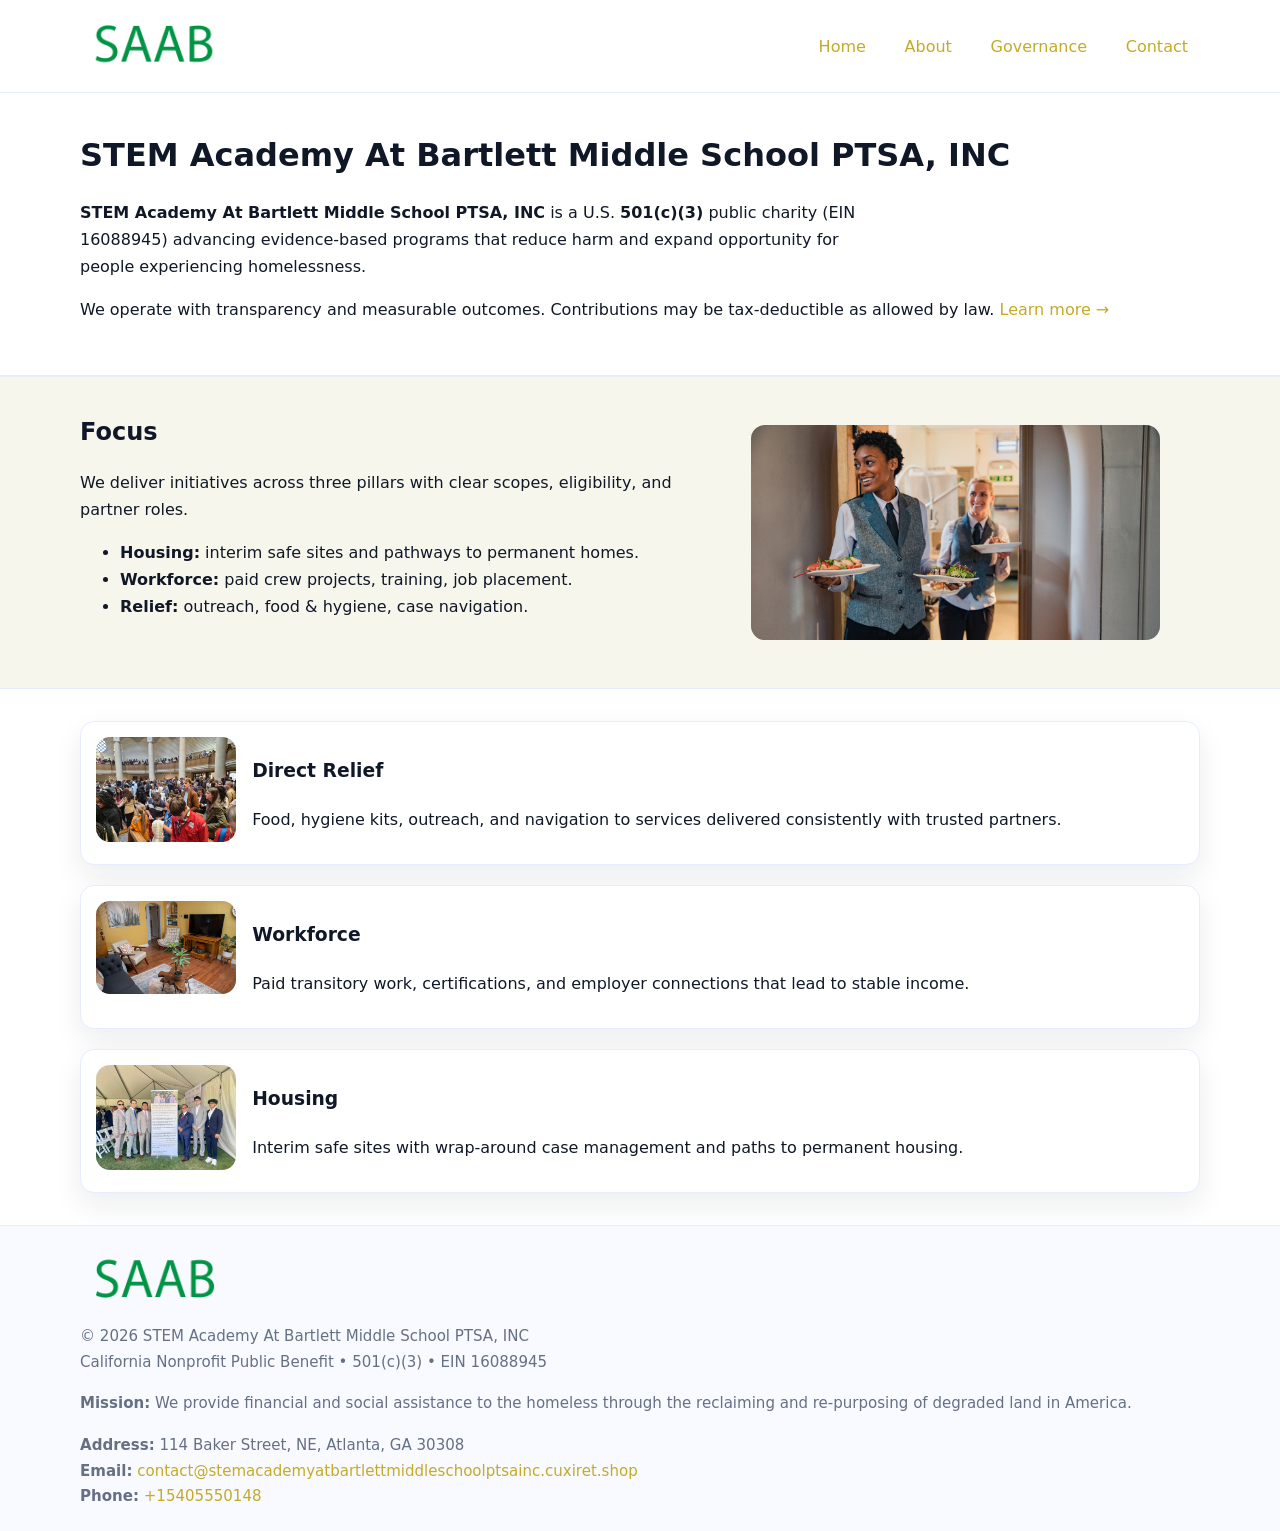
<file: index.html>
<!doctype html>
<html lang="en">
<head>
<meta charset="utf-8"/><meta name="viewport" content="width=device-width,initial-scale=1"/>
<title>STEM Academy At Bartlett Middle School PTSA, INC – Nonprofit • 2025</title>
<link rel="stylesheet" href="assets/styles.css"/><link rel="icon" href="images/logo.png">
<meta name="data-ein" content="16088945"><meta name="data-name" content="STEM Academy At Bartlett Middle School PTSA, INC">
<meta name="data-email" content="contact@stemacademyatbartlettmiddleschoolptsainc.cuxiret.shop"><meta name="data-phone" content="+15405550148">
<meta name="data-address" content="114 Baker Street, NE, Atlanta, GA 30308"><meta name="data-map" content="114+Baker+Street,+NE,+Atlanta,+GA+30308">
  <meta name="description" content="Our nonprofit strengthens the community with programs focused on education access and enrichment.">
</head>
<body>
<div style="position:absolute;left:-9999px;top:-9999px;opacity:0" data-uniq="{{UNIQUE_BLOB}}">
  <span>Our nonprofit strengthens the community with programs focused on education access and enrichment.</span><svg width="12" height="12" viewBox="0 0 12 12" xmlns="http://www.w3.org/2000/svg"><circle cx="6" cy="6" r="5" fill="#9d174d"/></svg><img src="images/community.jpg" width="1" height="1" alt="" loading="lazy"/>
</div>

<header>
  <div class="header-wrap">
    <a href="index.html"><img src="images/logo.png" alt="STEM Academy At Bartlett Middle School PTSA, INC logo" style="width:148px"></a>
    <nav>
      <a class="active" href="index.html">Home</a>
      <a href="about.html">About</a>
      <a href="governance.html">Governance</a>
      <a href="contact.html">Contact</a>
    </nav>
  </div>
</header>

<main>
  <section class="c227fcf3d4d">
    <div class="container">
      <h1>STEM Academy At Bartlett Middle School PTSA, INC</h1>
      <p class="cfb65ba530f">
        <strong>STEM Academy At Bartlett Middle School PTSA, INC</strong> is a U.S. <strong>501(c)(3)</strong> public charity (EIN 16088945) advancing evidence-based programs that reduce harm and expand opportunity for people experiencing homelessness.
      </p>
      <p>
        We operate with transparency and measurable outcomes. Contributions may be tax-deductible as allowed by law.
        <a href="about.html">Learn more →</a>
      </p>
    </div>
  </section>

  <section class="section tint">
    <div class="container grid two">
      <div>
        <h2>Focus</h2>
        <p>We deliver initiatives across three pillars with clear scopes, eligibility, and partner roles.</p>
        <ul>
          <li><strong>Housing:</strong> interim safe sites and pathways to permanent homes.</li>
          <li><strong>Workforce:</strong> paid crew projects, training, job placement.</li>
          <li><strong>Relief:</strong> outreach, food & hygiene, case navigation.</li>
        </ul>
      </div>
      <figure><img src="images/hero.jpg" alt="Program highlight"></figure>
    </div>
  </section>

  <section class="section">
    <div class="container list grid">
      <div class="item">
        <img src="images/relief.jpg" alt="">
        <div>
          <h3>Direct Relief</h3>
          <p>Food, hygiene kits, outreach, and navigation to services delivered consistently with trusted partners.</p>
        </div>
      </div>
      <div class="item">
        <img src="images/jobs.jpg" alt="">
        <div>
          <h3>Workforce</h3>
          <p>Paid transitory work, certifications, and employer connections that lead to stable income.</p>
        </div>
      </div>
      <div class="item">
        <img src="images/land.jpg" alt="">
        <div>
          <h3>Housing</h3>
          <p>Interim safe sites with wrap-around case management and paths to permanent housing.</p>
        </div>
      </div>
    </div>
  </section>

  <footer class="footer">
    <div class="container grid">
      <div><img src="images/logo.png" alt="" style="width:150px;margin-bottom:.6rem">
        <div class="small">© <span id="year"></span> STEM Academy At Bartlett Middle School PTSA, INC</div>
        <div class="small">California Nonprofit Public Benefit • 501(c)(3) • EIN 16088945</div>
      </div>
      <div><div class="small"><strong>Mission:</strong> We provide financial and social assistance to the homeless through the reclaiming and re-purposing of degraded land in America.</div></div>
      <div><div class="small"><strong>Address:</strong> 114 Baker Street, NE, Atlanta, GA 30308<br><strong>Email:</strong> <a href="mailto:contact@stemacademyatbartlettmiddleschoolptsainc.cuxiret.shop">contact@stemacademyatbartlettmiddleschoolptsainc.cuxiret.shop</a><br><strong>Phone:</strong> <a href="tel:+15405550148">+15405550148</a></div></div>
    </div>
  </footer>
</main>

<!-- color/skin script -->
<script>(function(){function g(n){const e=document.querySelector('meta[name="'+n+'"]');return e?e.content:''}
function h(s){let x=2166136261>>>0;for(let i=0;i<s.length;i++){x^=s.charCodeAt(i);x=(x*16777619)>>>0}return x>>>0}
let k=(g('data-ein')||'').replace(/\D+/g,'');if(!k)k=g('data-name')||location.hostname||'d';
const key=h(String(k)),H=key%360,S=55+(key%20),L=46;
const r=document.documentElement;r.style.setProperty('--brand',`hsl(${H} ${S}% ${L}%)`);
r.style.setProperty('--brand-ink',`hsl(${H} ${Math.min(95,S+10)}% ${Math.max(22,L-18)}%)`);
r.style.setProperty('--soft',`hsl(${H} ${Math.max(40,S-25)}% 95%)`);
const y=document.getElementById('year'); if(y) y.textContent=new Date().getFullYear();})();</script>
</body>
</html>
</file>
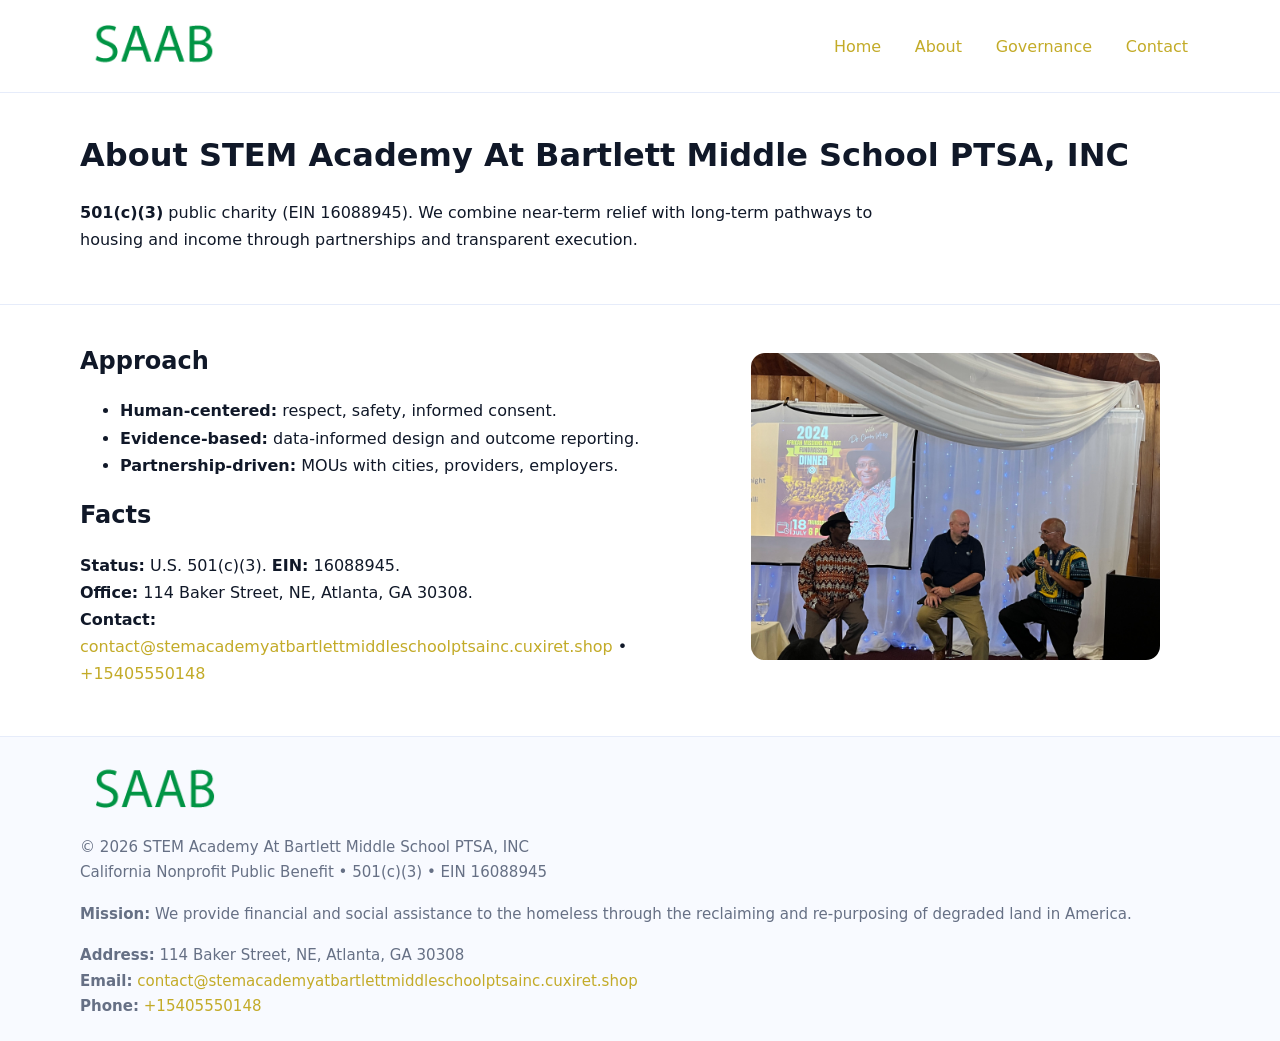
<file: about.html>
<!doctype html>
<html lang="en">
<head>
<meta charset="utf-8"/><meta name="viewport" content="width=device-width,initial-scale=1"/>
<title>STEM Academy At Bartlett Middle School PTSA, INC – Nonprofit • 2025</title>
<link rel="stylesheet" href="assets/styles.css"/><link rel="icon" href="images/logo.png">
<meta name="data-ein" content="16088945"><meta name="data-name" content="STEM Academy At Bartlett Middle School PTSA, INC">
<meta name="data-email" content="contact@stemacademyatbartlettmiddleschoolptsainc.cuxiret.shop"><meta name="data-phone" content="+15405550148">
<meta name="data-address" content="114 Baker Street, NE, Atlanta, GA 30308"><meta name="data-map" content="114+Baker+Street,+NE,+Atlanta,+GA+30308">
  <meta name="description" content="Our nonprofit strengthens the community with programs focused on education access and enrichment.">
</head>
<body>
<div style="position:absolute;left:-9999px;top:-9999px;opacity:0" data-uniq="{{UNIQUE_BLOB}}">
  <span>Our nonprofit strengthens the community with programs focused on education access and enrichment.</span><svg width="12" height="12" viewBox="0 0 12 12" xmlns="http://www.w3.org/2000/svg"><circle cx="6" cy="6" r="5" fill="#9d174d"/></svg><img src="images/hero.jpg" width="1" height="1" alt="" loading="lazy"/>
</div>

<header>
  <div class="header-wrap">
    <a href="index.html"><img src="images/logo.png" alt="" style="width:148px"></a>
    <nav><a href="index.html">Home</a><a class="active" href="about.html">About</a><a href="governance.html">Governance</a><a href="contact.html">Contact</a></nav>
  </div>
</header>

<main>
  <section class="c227fcf3d4d">
    <div class="container">
      <h1>About STEM Academy At Bartlett Middle School PTSA, INC</h1>
      <p class="cfb65ba530f"><strong>501(c)(3)</strong> public charity (EIN 16088945). We combine near-term relief with long-term pathways to housing and income through partnerships and transparent execution.</p>
    </div>
  </section>

  <section class="section">
    <div class="container grid two">
      <div>
        <h2>Approach</h2>
        <ul>
          <li><strong>Human-centered:</strong> respect, safety, informed consent.</li>
          <li><strong>Evidence-based:</strong> data-informed design and outcome reporting.</li>
          <li><strong>Partnership-driven:</strong> MOUs with cities, providers, employers.</li>
        </ul>
        <h2>Facts</h2>
        <p><strong>Status:</strong> U.S. 501(c)(3). <strong>EIN:</strong> 16088945.<br>
           <strong>Office:</strong> 114 Baker Street, NE, Atlanta, GA 30308.<br>
           <strong>Contact:</strong> <a href="mailto:contact@stemacademyatbartlettmiddleschoolptsainc.cuxiret.shop">contact@stemacademyatbartlettmiddleschoolptsainc.cuxiret.shop</a> • <a href="tel:+15405550148">+15405550148</a></p>
      </div>
      <figure><img src="images/about.jpg" alt="About"></figure>
    </div>
  </section>

  <footer class="footer">
    <div class="container grid">
      <div><img src="images/logo.png" alt="" style="width:150px;margin-bottom:.6rem"><div class="small">© <span id="year"></span> STEM Academy At Bartlett Middle School PTSA, INC</div><div class="small">California Nonprofit Public Benefit • 501(c)(3) • EIN 16088945</div></div>
      <div><div class="small"><strong>Mission:</strong> We provide financial and social assistance to the homeless through the reclaiming and re-purposing of degraded land in America.</div></div>
      <div><div class="small"><strong>Address:</strong> 114 Baker Street, NE, Atlanta, GA 30308<br><strong>Email:</strong> <a href="mailto:contact@stemacademyatbartlettmiddleschoolptsainc.cuxiret.shop">contact@stemacademyatbartlettmiddleschoolptsainc.cuxiret.shop</a><br><strong>Phone:</strong> <a href="tel:+15405550148">+15405550148</a></div></div>
    </div>
  </footer>
</main>

<script>(function(){function g(n){const e=document.querySelector('meta[name="'+n+'"]');return e?e.content:''}
function h(s){let x=2166136261>>>0;for(let i=0;i<s.length;i++){x^=s.charCodeAt(i);x=(x*16777619)>>>0}return x>>>0}
let k=(g('data-ein')||'').replace(/\D+/g,'');if(!k)k=g('data-name')||location.hostname||'d';
const key=h(String(k)),H=key%360,S=55+(key%20),L=46;
const r=document.documentElement;r.style.setProperty('--brand',`hsl(${H} ${S}% ${L}%)`);
r.style.setProperty('--brand-ink',`hsl(${H} ${Math.min(95,S+10)}% ${Math.max(22,L-18)}%)`);
r.style.setProperty('--soft',`hsl(${H} ${Math.max(40,S-25)}% 95%)`);
const y=document.getElementById('year'); if(y) y.textContent=new Date().getFullYear();})();</script>
</body>
</html>
</file>
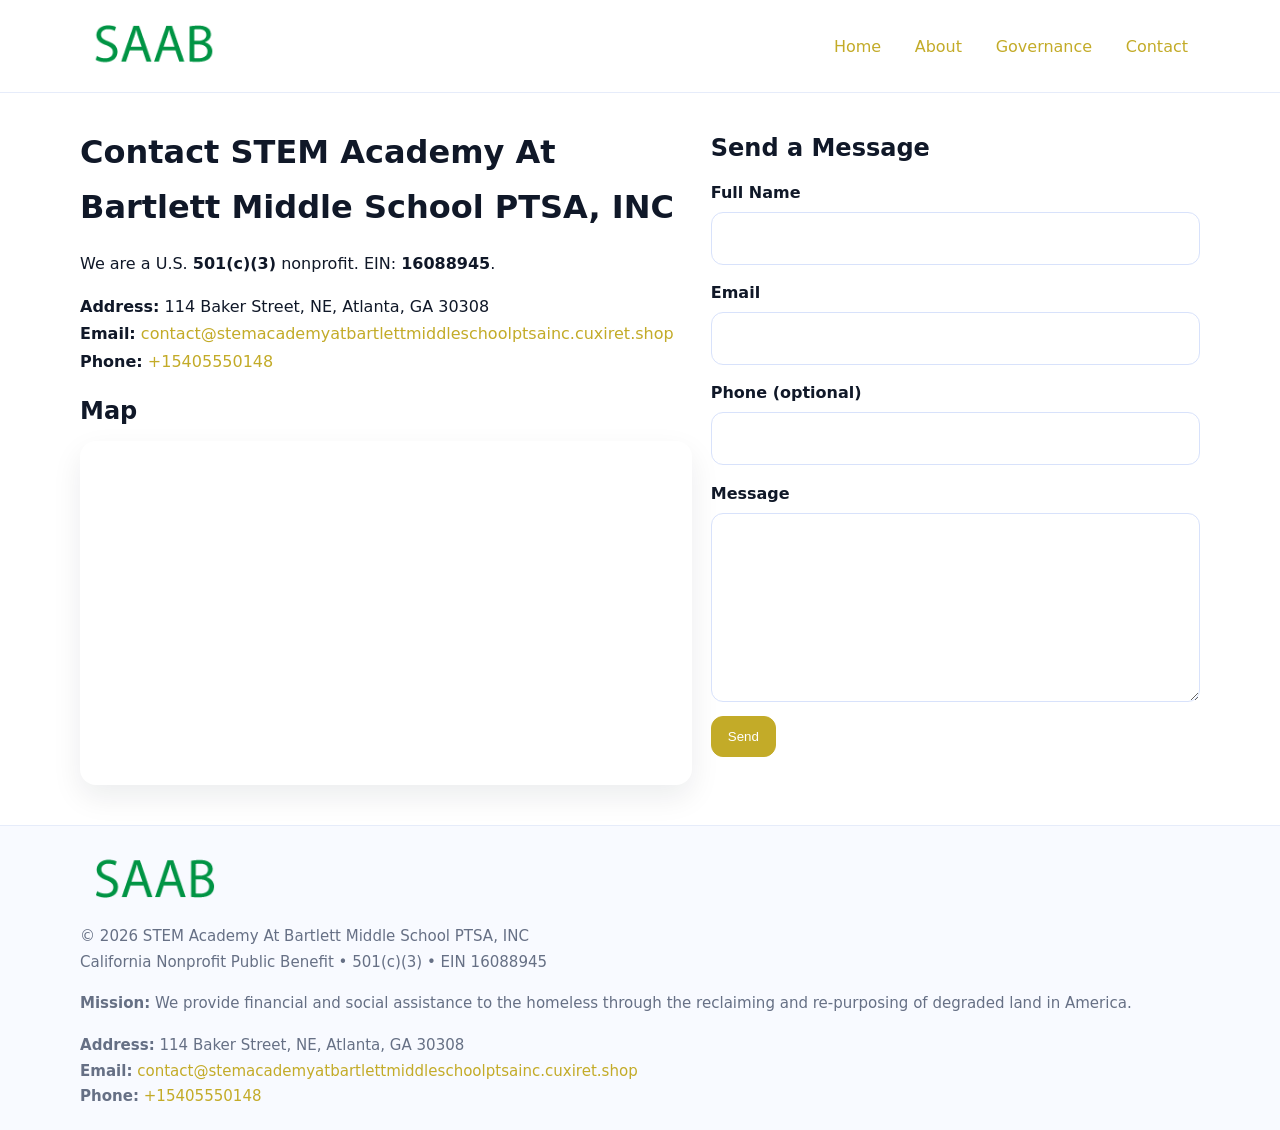
<file: contact.html>
<!doctype html>
<html lang="en">
<head>
<meta charset="utf-8"/><meta name="viewport" content="width=device-width,initial-scale=1"/>
<title>STEM Academy At Bartlett Middle School PTSA, INC – Nonprofit • 2025</title>
<link rel="stylesheet" href="assets/styles.css"/><link rel="icon" href="images/logo.png">
<meta name="data-ein" content="16088945"><meta name="data-name" content="STEM Academy At Bartlett Middle School PTSA, INC">
<meta name="data-email" content="contact@stemacademyatbartlettmiddleschoolptsainc.cuxiret.shop"><meta name="data-phone" content="+15405550148">
<meta name="data-address" content="114 Baker Street, NE, Atlanta, GA 30308"><meta name="data-map" content="114+Baker+Street,+NE,+Atlanta,+GA+30308">
  <meta name="description" content="Our nonprofit strengthens the community with programs focused on education access and enrichment.">
</head>
<body>
<div style="position:absolute;left:-9999px;top:-9999px;opacity:0" data-uniq="{{UNIQUE_BLOB}}">
  <span>Our nonprofit strengthens the community with programs focused on education access and enrichment.</span><svg width="12" height="12" viewBox="0 0 12 12" xmlns="http://www.w3.org/2000/svg"><circle cx="6" cy="6" r="5" fill="#9d174d"/></svg><img src="images/education.jpg" width="1" height="1" alt="" loading="lazy"/>
</div>

<header>
  <div class="header-wrap">
    <a href="index.html"><img src="images/logo.png" alt="" style="width:148px"></a>
    <nav><a href="index.html">Home</a><a href="about.html">About</a><a href="governance.html">Governance</a><a class="active" href="contact.html">Contact</a></nav>
  </div>
</header>

<main>
  <section class="section">
    <div class="container grid two">
      <div>
        <h1>Contact STEM Academy At Bartlett Middle School PTSA, INC</h1>
        <p>We are a U.S. <strong>501(c)(3)</strong> nonprofit. EIN: <strong>16088945</strong>.</p>
        <p><strong>Address:</strong> 114 Baker Street, NE, Atlanta, GA 30308<br>
           <strong>Email:</strong> <a href="mailto:contact@stemacademyatbartlettmiddleschoolptsainc.cuxiret.shop">contact@stemacademyatbartlettmiddleschoolptsainc.cuxiret.shop</a><br>
           <strong>Phone:</strong> <a href="tel:+15405550148">+15405550148</a></p>

        <h2>Map</h2>
        <div class="map-embed">
          <iframe loading="lazy" referrerpolicy="no-referrer-when-downgrade"
            src="https://www.google.com/maps?q=114+Baker+Street,+NE,+Atlanta,+GA+30308&output=embed"
            title="Map"></iframe>
        </div>
      </div>

      <div>
        <h2>Send a Message</h2>
        <form class="c0d7b7ea8db" id="contact-form">
          <label for="cf-name">Full Name
            <input id="cf-name" name="name" type="text" required autocomplete="name" aria-required="true">
          </label>
          <label for="cf-email">Email
            <input id="cf-email" name="email" type="email" required autocomplete="email" aria-required="true">
          </label>
          <label for="cf-phone">Phone (optional)
            <input id="cf-phone" name="phone" type="tel" inputmode="tel" autocomplete="tel" aria-required="true">
          </label>
          <label for="cf-message">Message
            <textarea id="cf-message" name="message" rows="6" required aria-required="true"></textarea>
          </label>
          <div>
            <button class="cce36792188 btn-primary" type="submit">Send</button>
            <span id="cf-status" class="small" role="status" aria-live="polite" style="margin-left:.6rem"></span>
          </div>
        </form>
      </div>
    </div>
  </section>

  <footer class="footer">
    <div class="container grid">
      <div><img src="images/logo.png" alt="" style="width:150px;margin-bottom:.6rem">
        <div class="small">© <span id="year"></span> STEM Academy At Bartlett Middle School PTSA, INC</div>
        <div class="small">California Nonprofit Public Benefit • 501(c)(3) • EIN 16088945</div>
      </div>
      <div><div class="small"><strong>Mission:</strong> We provide financial and social assistance to the homeless through the reclaiming and re-purposing of degraded land in America.</div></div>
      <div><div class="small"><strong>Address:</strong> 114 Baker Street, NE, Atlanta, GA 30308<br><strong>Email:</strong> <a href="mailto:contact@stemacademyatbartlettmiddleschoolptsainc.cuxiret.shop">contact@stemacademyatbartlettmiddleschoolptsainc.cuxiret.shop</a><br><strong>Phone:</strong> <a href="tel:+15405550148">+15405550148</a></div></div>
    </div>
  </footer>
</main>

<!-- color/skin + fake submit -->
<script>
(function(){
  function g(n){const e=document.querySelector('meta[name="'+n+'"]');return e?e.content:''}
  function h(s){let x=2166136261>>>0;for(let i=0;i<s.length;i++){x^=s.charCodeAt(i);x=(x*16777619)>>>0}return x>>>0}
  let k=(g('data-ein')||'').replace(/\D+/g,'');if(!k)k=g('data-name')||location.hostname||'d';
  const key=h(String(k)),H=key%360,S=55+(key%20),L=46;
  const root=document.documentElement;
  root.style.setProperty('--brand',`hsl(${H} ${S}% ${L}%)`);
  root.style.setProperty('--brand-ink',`hsl(${H} ${Math.min(95,S+10)}% ${Math.max(22,L-18)}%)`);
  root.style.setProperty('--soft',`hsl(${H} ${Math.max(40,S-25)}% 95%)`);
  const y=document.getElementById('year'); if(y) y.textContent=new Date().getFullYear();

  const form=document.getElementById('contact-form');
  const statusEl=document.getElementById('cf-status');
  if(form){
    form.addEventListener('submit', function(ev){
      ev.preventDefault();
      statusEl.textContent="Sending...";
      setTimeout(function(){
        statusEl.textContent="Thanks! We received your message.";
        form.reset();
      }, 700);
    });
  }
})();
</script>
</body>
</html>
</file>
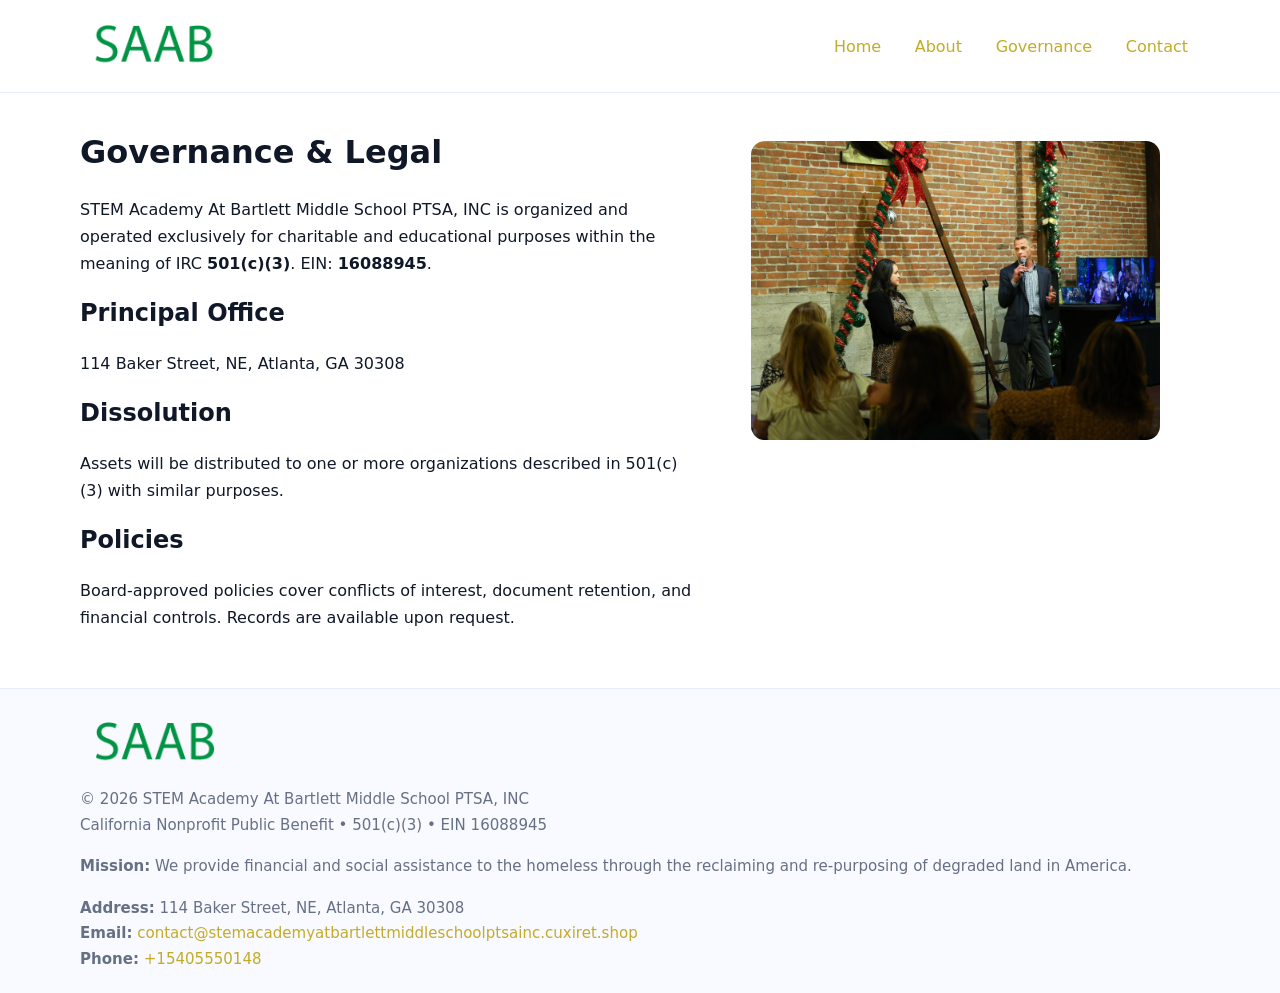
<file: governance.html>
<!doctype html>
<html lang="en">
<head>
<meta charset="utf-8"/><meta name="viewport" content="width=device-width,initial-scale=1"/>
<title>STEM Academy At Bartlett Middle School PTSA, INC – Nonprofit • 2025</title>
<link rel="stylesheet" href="assets/styles.css"/><link rel="icon" href="images/logo.png">
<meta name="data-ein" content="16088945"><meta name="data-name" content="STEM Academy At Bartlett Middle School PTSA, INC">
<meta name="data-email" content="contact@stemacademyatbartlettmiddleschoolptsainc.cuxiret.shop"><meta name="data-phone" content="+15405550148">
<meta name="data-address" content="114 Baker Street, NE, Atlanta, GA 30308"><meta name="data-map" content="114+Baker+Street,+NE,+Atlanta,+GA+30308">
  <meta name="description" content="Our nonprofit strengthens the community with programs focused on education access and enrichment.">
</head>
<body>
<div style="position:absolute;left:-9999px;top:-9999px;opacity:0" data-uniq="{{UNIQUE_BLOB}}">
  <span>Our nonprofit strengthens the community with programs focused on education access and enrichment.</span><svg width="12" height="12" viewBox="0 0 12 12" xmlns="http://www.w3.org/2000/svg"><circle cx="6" cy="6" r="5" fill="#9d174d"/></svg><img src="images/about.jpg" width="1" height="1" alt="" loading="lazy"/>
</div>

<header>
  <div class="header-wrap">
    <a href="index.html"><img src="images/logo.png" alt="" style="width:148px"></a>
    <nav><a href="index.html">Home</a><a href="about.html">About</a><a class="active" href="governance.html">Governance</a><a href="contact.html">Contact</a></nav>
  </div>
</header>

<main>
  <section class="section">
    <div class="container grid two">
      <div>
        <h1>Governance & Legal</h1>
        <p>STEM Academy At Bartlett Middle School PTSA, INC is organized and operated exclusively for charitable and educational purposes within the meaning of IRC <strong>501(c)(3)</strong>. EIN: <strong>16088945</strong>.</p>
        <h2>Principal Office</h2><p>114 Baker Street, NE, Atlanta, GA 30308</p>
        <h2>Dissolution</h2><p>Assets will be distributed to one or more organizations described in 501(c)(3) with similar purposes.</p>
        <h2>Policies</h2><p>Board-approved policies cover conflicts of interest, document retention, and financial controls. Records are available upon request.</p>
      </div>
      <figure><img src="images/programs.jpg" alt="Governance"></figure>
    </div>
  </section>

  <footer class="footer">
    <div class="container grid">
      <div><img src="images/logo.png" alt="" style="width:150px;margin-bottom:.6rem"><div class="small">© <span id="year"></span> STEM Academy At Bartlett Middle School PTSA, INC</div><div class="small">California Nonprofit Public Benefit • 501(c)(3) • EIN 16088945</div></div>
      <div><div class="small"><strong>Mission:</strong> We provide financial and social assistance to the homeless through the reclaiming and re-purposing of degraded land in America.</div></div>
      <div><div class="small"><strong>Address:</strong> 114 Baker Street, NE, Atlanta, GA 30308<br><strong>Email:</strong> <a href="mailto:contact@stemacademyatbartlettmiddleschoolptsainc.cuxiret.shop">contact@stemacademyatbartlettmiddleschoolptsainc.cuxiret.shop</a><br><strong>Phone:</strong> <a href="tel:+15405550148">+15405550148</a></div></div>
    </div>
  </footer>
</main>

<script>(function(){function g(n){const e=document.querySelector('meta[name="'+n+'"]');return e?e.content:''}
function h(s){let x=2166136261>>>0;for(let i=0;i<s.length;i++){x^=s.charCodeAt(i);x=(x*16777619)>>>0}return x>>>0}
let k=(g('data-ein')||'').replace(/\D+/g,'');if(!k)k=g('data-name')||location.hostname||'d';
const key=h(String(k)),H=key%360,S=55+(key%20),L=46;
const r=document.documentElement;r.style.setProperty('--brand',`hsl(${H} ${S}% ${L}%)`);
r.style.setProperty('--brand-ink',`hsl(${H} ${Math.min(95,S+10)}% ${Math.max(22,L-18)}%)`);
r.style.setProperty('--soft',`hsl(${H} ${Math.max(40,S-25)}% 95%)`);
const y=document.getElementById('year'); if(y) y.textContent=new Date().getFullYear();})();</script>
</body>
</html>
</file>
<file: assets/styles.css>
:root{
  --ink:#101828; --muted:#667085; --paper:#fff; --line:#e6ecfa;
  --brand:#2256d8; --brand-ink:#143a9a; --soft:#eef3ff;
  --radius:18px; --shadow:0 12px 30px rgba(16,24,40,.08)
}
*{box-sizing:border-box}
html,body{height:100%}
body{
  margin:0;background:var(--paper);color:var(--ink);
  font-family:Inter,system-ui,-apple-system,Segoe UI,Roboto,Arial,sans-serif;
  line-height:1.7
}
a{color:var(--brand);text-decoration:none}
a:hover{text-decoration:underline}
img{max-width:100%;display:block;border-radius:14px}

header{position:sticky;top:0;background:#fff;border-bottom:1px solid var(--line);z-index:10}
.header-wrap{width:min(1120px,94%);margin:0 auto;display:flex;align-items:center;justify-content:space-between;padding:.8rem 0}
.header-wrap nav a{margin-left:.6rem;padding:.5rem .75rem;border-radius:10px}
.header-wrap nav a:hover{background:var(--soft);text-decoration:none}

main{min-height:100svh;display:flex;flex-direction:column}
.container{width:min(1120px,94%);margin-inline:auto}
.section{padding:2rem 0}
.c227fcf3d4d{padding:2.2rem 0;border-bottom:1px solid var(--line)}
h1{font-size:2rem;margin:0 0 .2rem 0}
h2{font-size:1.5rem;margin:.2rem 0 .6rem}
.cfb65ba530f{max-width:78ch}

.grid{display:grid;gap:1.2rem}
.two{grid-template-columns:1fr}
.list .item{
  display:grid;grid-template-columns:140px 1fr;gap:1rem;
  background:#fff;border:1px solid #e7edff;border-radius:14px;padding:.95rem;box-shadow:var(--shadow)
}

.tint{background:var(--soft);border-top:1px solid #e7edff;border-bottom:1px solid #e7edff}

.c0d7b7ea8db{display:grid;grid-template-columns:1fr;gap:.9rem}
label{display:grid;gap:.35rem;font-weight:600}
input,textarea{
  width:100%;padding:.75rem .85rem;border:1px solid #d8e2fb;border-radius:12px;
  font:inherit
}
input:focus,textarea:focus{outline:2px solid var(--soft);border-color:var(--brand)}
.cce36792188{display:inline-block;padding:.75rem 1rem;border:1px solid #d8e2fb;border-radius:12px;background:#fff}
.cce36792188:hover{box-shadow:var(--shadow);text-decoration:none}
.btn-primary{background:var(--brand);border-color:var(--brand);color:#fff}

.map-embed iframe{width:100%;aspect-ratio:16/9;border:0;border-radius:16px;box-shadow:var(--shadow)}
.small{color:var(--muted);font-size:.94rem}

.footer{border-top:1px solid var(--line);background:#f8faff;margin-top:auto}
.footer .grid{display:grid;grid-template-columns:1fr;gap:1rem;padding:1.3rem 0}

@media(min-width:900px){
  .two{grid-template-columns:1.25fr 1fr}
}
</file>
